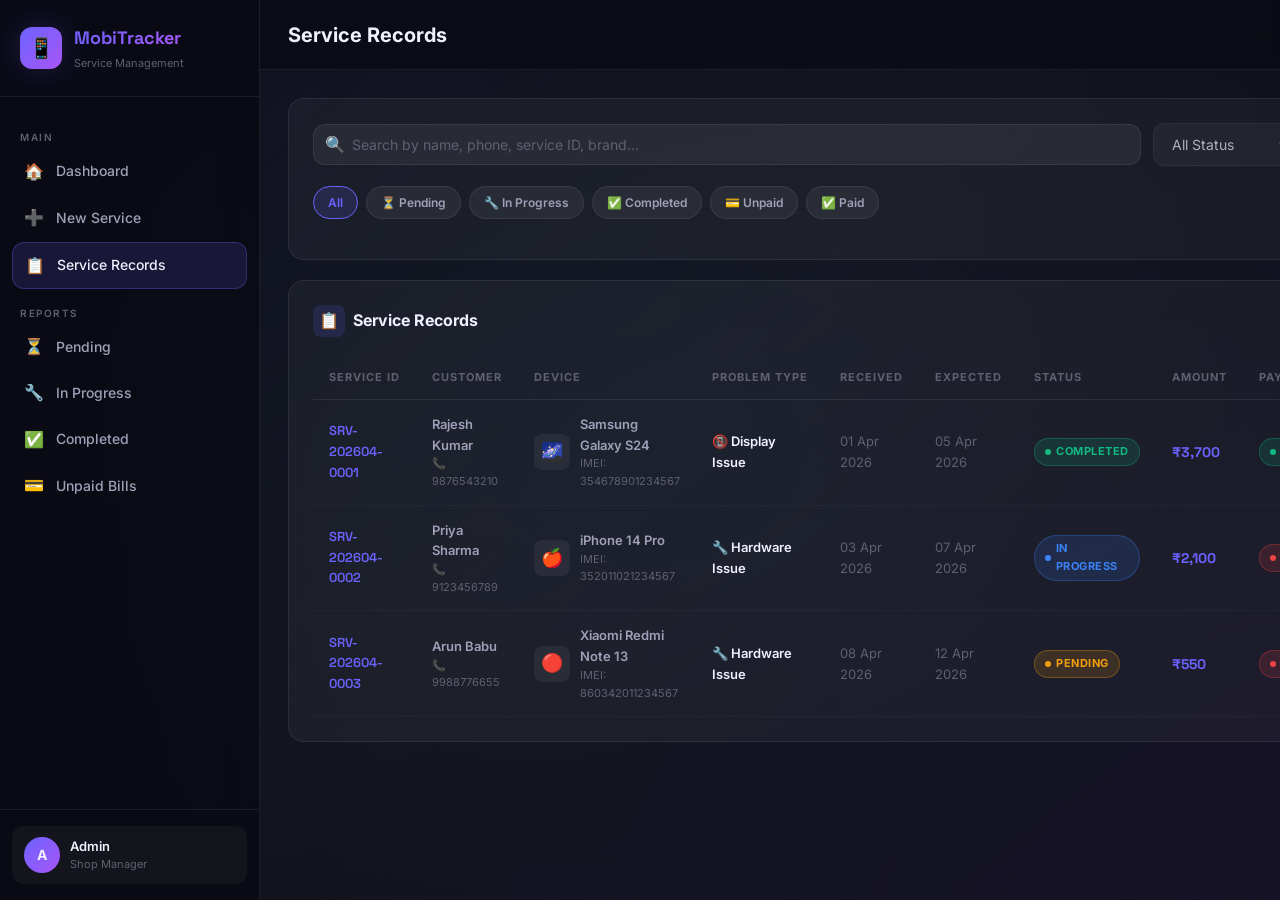
<file: mobitracker/records.html>
<!DOCTYPE html>
<html lang="en">
<head>
  <meta charset="UTF-8"/>
  <meta name="viewport" content="width=device-width, initial-scale=1.0"/>
  <title>Service Records – MobiTracker</title>
  <meta name="description" content="View and manage all mobile repair service records. Filter by status, payment, or search by customer name."/>
  <link rel="stylesheet" href="css/styles.css"/>
  <style>
    .records-header {
      display: flex;
      align-items: center;
      justify-content: space-between;
      margin-bottom: 20px;
      flex-wrap: wrap;
      gap: 12px;
    }
    .records-count {
      font-size: 13px;
      color: var(--text-muted);
    }
    .records-count span {
      color: var(--accent-primary);
      font-weight: 700;
    }

    /* Filter chips */
    .filter-chips {
      display: flex;
      gap: 8px;
      flex-wrap: wrap;
      margin-bottom: 16px;
    }
    .filter-chip {
      padding: 6px 14px;
      border-radius: var(--radius-full);
      border: 1px solid var(--border-subtle);
      background: var(--bg-input);
      font-size: 12px;
      font-weight: 600;
      cursor: pointer;
      transition: var(--transition);
      color: var(--text-secondary);
    }
    .filter-chip:hover { border-color: var(--accent-primary); color: var(--accent-primary); }
    .filter-chip.active { background: rgba(108,99,255,0.15); border-color: var(--accent-primary); color: var(--accent-primary); }

    /* Action buttons in table */
    .action-btns { display: flex; gap: 6px; }

    /* Mobile info cell */
    .mobile-cell { display: flex; align-items: center; gap: 10px; }
    .mobile-icon {
      width: 36px; height: 36px;
      border-radius: var(--radius-sm);
      background: var(--bg-input);
      display: flex; align-items: center; justify-content: center;
      font-size: 18px; flex-shrink: 0;
    }
    .mobile-name { font-weight: 600; font-size: 13px; }
    .mobile-model { font-size: 11px; color: var(--text-muted); }

    /* Customer cell */
    .customer-cell { display: flex; flex-direction: column; }
    .customer-name { font-weight: 600; font-size: 13px; }
    .customer-phone { font-size: 11px; color: var(--text-muted); }

    /* Amount cell */
    .amount-cell { font-family: 'Space Grotesk', sans-serif; font-weight: 700; font-size: 14px; color: var(--accent-primary); }

    /* Delete confirm modal */
    .delete-confirm {
      text-align: center;
      padding: 8px 0;
    }
    .delete-confirm .del-icon { font-size: 48px; margin-bottom: 12px; }
    .delete-confirm h3 { margin-bottom: 8px; }
    .delete-confirm p { color: var(--text-secondary); font-size: 14px; }
    .delete-confirm .del-btns { display: flex; gap: 12px; justify-content: center; margin-top: 20px; }
  </style>
</head>
<body>
<div class="app-wrapper">

  <!-- SIDEBAR -->
  <aside class="sidebar">
    <div class="sidebar-logo">
      <div class="logo-icon">📱</div>
      <div>
        <div class="logo-text">MobiTracker</div>
        <div class="logo-sub">Service Management</div>
      </div>
    </div>
    <nav class="sidebar-nav">
      <div class="nav-section-label">Main</div>
      <a href="index.html" class="nav-item"><span class="nav-icon">🏠</span><span class="nav-label">Dashboard</span></a>
      <a href="new-service.html" class="nav-item"><span class="nav-icon">➕</span><span class="nav-label">New Service</span></a>
      <a href="records.html" class="nav-item active"><span class="nav-icon">📋</span><span class="nav-label">Service Records</span></a>
      <div class="nav-section-label">Reports</div>
      <a href="records.html?filter=pending" class="nav-item"><span class="nav-icon">⏳</span><span class="nav-label">Pending</span></a>
      <a href="records.html?filter=in_progress" class="nav-item"><span class="nav-icon">🔧</span><span class="nav-label">In Progress</span></a>
      <a href="records.html?filter=completed" class="nav-item"><span class="nav-icon">✅</span><span class="nav-label">Completed</span></a>
      <a href="records.html?payment=unpaid" class="nav-item"><span class="nav-icon">💳</span><span class="nav-label">Unpaid Bills</span></a>
    </nav>
    <div class="sidebar-footer">
      <div class="sidebar-user">
        <div class="user-avatar">A</div>
        <div><div class="user-name">Admin</div><div class="user-role">Shop Manager</div></div>
      </div>
    </div>
  </aside>

  <!-- MAIN -->
  <main class="main-content">
    <header class="topbar">
      <div class="topbar-title">Service Records</div>
      <div class="topbar-actions">
        <a href="new-service.html" class="btn btn-primary">➕ New Service</a>
      </div>
    </header>

    <div class="page-content fade-in">

      <!-- Search & Filter -->
      <div class="card mb-20">
        <div class="search-bar">
          <div class="search-input-wrapper">
            <span class="search-icon">🔍</span>
            <input type="text" class="form-control" id="search-input" placeholder="Search by name, phone, service ID, brand..." oninput="renderTable()"/>
          </div>
          <select class="form-control filter-select" id="status-filter" onchange="renderTable()">
            <option value="">All Status</option>
            <option value="pending">Pending</option>
            <option value="in_progress">In Progress</option>
            <option value="completed">Completed</option>
          </select>
          <select class="form-control filter-select" id="payment-filter" onchange="renderTable()">
            <option value="">All Payments</option>
            <option value="unpaid">Unpaid</option>
            <option value="paid">Paid</option>
          </select>
          <button class="btn btn-secondary btn-sm" onclick="clearFilters()">✕ Clear</button>
        </div>

        <div class="filter-chips" id="filter-chips">
          <div class="filter-chip active" onclick="setStatusChip('')">All</div>
          <div class="filter-chip" onclick="setStatusChip('pending')">⏳ Pending</div>
          <div class="filter-chip" onclick="setStatusChip('in_progress')">🔧 In Progress</div>
          <div class="filter-chip" onclick="setStatusChip('completed')">✅ Completed</div>
          <div class="filter-chip" onclick="setPaymentChip('unpaid')">💳 Unpaid</div>
          <div class="filter-chip" onclick="setPaymentChip('paid')">✅ Paid</div>
        </div>
      </div>

      <!-- Records Table -->
      <div class="card">
        <div class="records-header">
          <div class="card-title">
            <div class="title-icon" style="background:rgba(108,99,255,0.15)">📋</div>
            Service Records
          </div>
          <div class="records-count">Showing <span id="records-count">0</span> records</div>
        </div>

        <div class="table-wrapper">
          <table id="records-table">
            <thead>
              <tr>
                <th>Service ID</th>
                <th>Customer</th>
                <th>Device</th>
                <th>Problem Type</th>
                <th>Received</th>
                <th>Expected</th>
                <th>Status</th>
                <th>Amount</th>
                <th>Payment</th>
                <th>Actions</th>
              </tr>
            </thead>
            <tbody id="records-tbody">
              <!-- Filled by JS -->
            </tbody>
          </table>
        </div>

        <div id="empty-records" class="empty-state" style="display:none">
          <div class="empty-icon">📭</div>
          <h3>No Records Found</h3>
          <p>Try changing your filters or create a new service entry.</p>
          <a href="new-service.html" class="btn btn-primary" style="margin-top:16px">➕ New Service</a>
        </div>
      </div>

    </div>
  </main>
</div>

<!-- Delete Confirm Modal -->
<div class="modal-overlay" id="delete-modal">
  <div class="modal">
    <div class="modal-header">
      <div class="modal-title">Confirm Delete</div>
      <button class="modal-close" onclick="closeDeleteModal()">✕</button>
    </div>
    <div class="modal-body">
      <div class="delete-confirm">
        <div class="del-icon">🗑️</div>
        <h3>Delete Service Record?</h3>
        <p>This will permanently delete <strong id="del-service-id"></strong>. This action cannot be undone.</p>
        <div class="del-btns">
          <button class="btn btn-secondary" onclick="closeDeleteModal()">Cancel</button>
          <button class="btn btn-danger" onclick="confirmDelete()">Delete Permanently</button>
        </div>
      </div>
    </div>
  </div>
</div>

<div id="toast-container" class="toast-container"></div>
<script src="js/app.js"></script>
<script src="js/records.js"></script>
</body>
</html>
</file>
<file: mobitracker/css/styles.css>
@import url('https://fonts.googleapis.com/css2?family=Inter:wght@300;400;500;600;700;800&family=Space+Grotesk:wght@400;500;600;700&display=swap');

/* ============================
   CSS VARIABLES & DESIGN TOKENS
   ============================ */
:root {
  --bg-primary: #0a0a0f;
  --bg-secondary: #111118;
  --bg-card: rgba(255, 255, 255, 0.04);
  --bg-card-hover: rgba(255, 255, 255, 0.07);
  --bg-glass: rgba(255, 255, 255, 0.05);
  --bg-input: rgba(255, 255, 255, 0.06);

  --accent-primary: #6c63ff;
  --accent-secondary: #a855f7;
  --accent-tertiary: #06b6d4;
  --accent-success: #10b981;
  --accent-warning: #f59e0b;
  --accent-danger: #ef4444;
  --accent-info: #3b82f6;

  --gradient-primary: linear-gradient(135deg, #6c63ff 0%, #a855f7 100%);
  --gradient-secondary: linear-gradient(135deg, #06b6d4 0%, #3b82f6 100%);
  --gradient-success: linear-gradient(135deg, #10b981 0%, #06b6d4 100%);
  --gradient-warning: linear-gradient(135deg, #f59e0b 0%, #ef4444 100%);
  --gradient-bg: linear-gradient(135deg, #0a0a0f 0%, #111118 50%, #0d0d1a 100%);

  --text-primary: #f0f0ff;
  --text-secondary: #a0a0b8;
  --text-muted: #606070;
  --text-accent: #6c63ff;

  --border-subtle: rgba(255, 255, 255, 0.08);
  --border-accent: rgba(108, 99, 255, 0.4);

  --shadow-card: 0 4px 24px rgba(0, 0, 0, 0.4);
  --shadow-glow: 0 0 30px rgba(108, 99, 255, 0.2);
  --shadow-glow-strong: 0 0 60px rgba(108, 99, 255, 0.35);

  --radius-sm: 8px;
  --radius-md: 12px;
  --radius-lg: 16px;
  --radius-xl: 24px;
  --radius-full: 9999px;

  --sidebar-width: 260px;
  --topbar-height: 70px;

  --transition: all 0.25s cubic-bezier(0.4, 0, 0.2, 1);
  --transition-fast: all 0.15s ease;
  --transition-bounce: all 0.4s cubic-bezier(0.34, 1.56, 0.64, 1);
}

/* ============================
   RESET & BASE
   ============================ */
*, *::before, *::after { box-sizing: border-box; margin: 0; padding: 0; }

html { scroll-behavior: smooth; }

body {
  font-family: 'Inter', sans-serif;
  background: var(--gradient-bg);
  color: var(--text-primary);
  min-height: 100vh;
  line-height: 1.6;
  overflow-x: hidden;
}

body::before {
  content: '';
  position: fixed;
  top: -50%;
  left: -50%;
  width: 200%;
  height: 200%;
  background: radial-gradient(ellipse at 20% 20%, rgba(108, 99, 255, 0.08) 0%, transparent 50%),
              radial-gradient(ellipse at 80% 80%, rgba(168, 85, 247, 0.06) 0%, transparent 50%),
              radial-gradient(ellipse at 50% 50%, rgba(6, 182, 212, 0.04) 0%, transparent 60%);
  pointer-events: none;
  z-index: 0;
}

a { text-decoration: none; color: inherit; }
button { cursor: pointer; font-family: inherit; }
input, textarea, select { font-family: inherit; }

/* ============================
   LAYOUT
   ============================ */
.app-wrapper {
  display: flex;
  min-height: 100vh;
  position: relative;
  z-index: 1;
}

/* ============================
   SIDEBAR
   ============================ */
.sidebar {
  width: var(--sidebar-width);
  background: rgba(10, 10, 20, 0.9);
  backdrop-filter: blur(20px);
  border-right: 1px solid var(--border-subtle);
  position: fixed;
  top: 0;
  left: 0;
  height: 100vh;
  display: flex;
  flex-direction: column;
  z-index: 100;
  transition: var(--transition);
}

.sidebar-logo {
  padding: 24px 20px;
  border-bottom: 1px solid var(--border-subtle);
  display: flex;
  align-items: center;
  gap: 12px;
}

.sidebar-logo .logo-icon {
  width: 42px;
  height: 42px;
  background: var(--gradient-primary);
  border-radius: var(--radius-md);
  display: flex;
  align-items: center;
  justify-content: center;
  font-size: 20px;
  box-shadow: var(--shadow-glow);
}

.sidebar-logo .logo-text {
  font-family: 'Space Grotesk', sans-serif;
  font-weight: 700;
  font-size: 18px;
  background: var(--gradient-primary);
  -webkit-background-clip: text;
  -webkit-text-fill-color: transparent;
  background-clip: text;
}

.sidebar-logo .logo-sub {
  font-size: 11px;
  color: var(--text-muted);
  margin-top: 2px;
}

.sidebar-nav {
  flex: 1;
  padding: 16px 12px;
  overflow-y: auto;
}

.nav-section-label {
  font-size: 10px;
  font-weight: 600;
  letter-spacing: 1.5px;
  text-transform: uppercase;
  color: var(--text-muted);
  padding: 8px 8px 4px;
  margin-top: 8px;
}

.nav-item {
  display: flex;
  align-items: center;
  gap: 12px;
  padding: 11px 12px;
  border-radius: var(--radius-md);
  color: var(--text-secondary);
  font-size: 14px;
  font-weight: 500;
  transition: var(--transition);
  margin-bottom: 2px;
  position: relative;
  overflow: hidden;
}

.nav-item::before {
  content: '';
  position: absolute;
  inset: 0;
  background: var(--gradient-primary);
  opacity: 0;
  transition: var(--transition);
  border-radius: var(--radius-md);
}

.nav-item:hover {
  color: var(--text-primary);
  background: var(--bg-card-hover);
}

.nav-item.active {
  color: var(--text-primary);
  background: rgba(108, 99, 255, 0.15);
  border: 1px solid rgba(108, 99, 255, 0.3);
}

.nav-item.active .nav-icon { color: var(--accent-primary); }

.nav-icon {
  width: 20px;
  height: 20px;
  display: flex;
  align-items: center;
  justify-content: center;
  font-size: 16px;
  flex-shrink: 0;
  position: relative;
  z-index: 1;
}

.nav-label { position: relative; z-index: 1; }

.sidebar-footer {
  padding: 16px 12px;
  border-top: 1px solid var(--border-subtle);
}

.sidebar-user {
  display: flex;
  align-items: center;
  gap: 10px;
  padding: 10px 12px;
  border-radius: var(--radius-md);
  background: var(--bg-card);
}

.user-avatar {
  width: 36px;
  height: 36px;
  border-radius: var(--radius-full);
  background: var(--gradient-primary);
  display: flex;
  align-items: center;
  justify-content: center;
  font-weight: 700;
  font-size: 14px;
}

.user-name { font-size: 13px; font-weight: 600; }
.user-role { font-size: 11px; color: var(--text-muted); }

/* ============================
   MAIN CONTENT
   ============================ */
.main-content {
  flex: 1;
  margin-left: var(--sidebar-width);
  min-height: 100vh;
  display: flex;
  flex-direction: column;
}

/* ============================
   TOPBAR
   ============================ */
.topbar {
  height: var(--topbar-height);
  background: rgba(10, 10, 20, 0.8);
  backdrop-filter: blur(20px);
  border-bottom: 1px solid var(--border-subtle);
  position: sticky;
  top: 0;
  z-index: 50;
  display: flex;
  align-items: center;
  justify-content: space-between;
  padding: 0 28px;
}

.topbar-title { font-size: 20px; font-weight: 700; }
.topbar-title span { color: var(--text-muted); font-weight: 400; font-size: 14px; margin-left: 8px; }

.topbar-actions { display: flex; align-items: center; gap: 12px; }

/* ============================
   PAGE CONTENT
   ============================ */
.page-content { padding: 28px; flex: 1; }

/* ============================
   CARDS
   ============================ */
.card {
  background: var(--bg-card);
  backdrop-filter: blur(10px);
  border: 1px solid var(--border-subtle);
  border-radius: var(--radius-lg);
  padding: 24px;
  transition: var(--transition);
}

.card:hover { border-color: rgba(108, 99, 255, 0.2); box-shadow: var(--shadow-card); }

.card-header {
  display: flex;
  align-items: center;
  justify-content: space-between;
  margin-bottom: 20px;
}

.card-title {
  font-size: 16px;
  font-weight: 700;
  display: flex;
  align-items: center;
  gap: 8px;
}

.card-title .title-icon {
  width: 32px;
  height: 32px;
  border-radius: var(--radius-sm);
  display: flex;
  align-items: center;
  justify-content: center;
  font-size: 16px;
}

/* ============================
   STAT CARDS
   ============================ */
.stats-grid {
  display: grid;
  grid-template-columns: repeat(auto-fit, minmax(200px, 1fr));
  gap: 16px;
  margin-bottom: 28px;
}

.stat-card {
  background: var(--bg-card);
  border: 1px solid var(--border-subtle);
  border-radius: var(--radius-lg);
  padding: 20px 24px;
  position: relative;
  overflow: hidden;
  transition: var(--transition-bounce);
}

.stat-card::before {
  content: '';
  position: absolute;
  top: 0;
  left: 0;
  right: 0;
  height: 3px;
  border-radius: var(--radius-full);
}

.stat-card.purple::before { background: var(--gradient-primary); }
.stat-card.cyan::before { background: var(--gradient-secondary); }
.stat-card.green::before { background: var(--gradient-success); }
.stat-card.orange::before { background: linear-gradient(135deg, #f59e0b, #ef4444); }
.stat-card.blue::before { background: linear-gradient(135deg, #3b82f6, #06b6d4); }

.stat-card:hover { transform: translateY(-4px); box-shadow: var(--shadow-card); }

.stat-card .stat-icon {
  width: 44px;
  height: 44px;
  border-radius: var(--radius-md);
  display: flex;
  align-items: center;
  justify-content: center;
  font-size: 22px;
  margin-bottom: 16px;
}

.stat-card.purple .stat-icon { background: rgba(108, 99, 255, 0.15); }
.stat-card.cyan .stat-icon { background: rgba(6, 182, 212, 0.15); }
.stat-card.green .stat-icon { background: rgba(16, 185, 129, 0.15); }
.stat-card.orange .stat-icon { background: rgba(245, 158, 11, 0.15); }
.stat-card.blue .stat-icon { background: rgba(59, 130, 246, 0.15); }

.stat-value {
  font-size: 28px;
  font-weight: 800;
  font-family: 'Space Grotesk', sans-serif;
  line-height: 1;
  margin-bottom: 4px;
}

.stat-label { font-size: 13px; color: var(--text-secondary); font-weight: 500; }

.stat-change {
  font-size: 11px;
  margin-top: 8px;
  display: flex;
  align-items: center;
  gap: 4px;
}

.stat-change.up { color: var(--accent-success); }
.stat-change.neutral { color: var(--text-muted); }

/* ============================
   BUTTONS
   ============================ */
.btn {
  display: inline-flex;
  align-items: center;
  gap: 8px;
  padding: 10px 20px;
  border-radius: var(--radius-md);
  font-size: 14px;
  font-weight: 600;
  border: none;
  transition: var(--transition);
  cursor: pointer;
  white-space: nowrap;
}

.btn-primary {
  background: var(--gradient-primary);
  color: white;
  box-shadow: 0 4px 15px rgba(108, 99, 255, 0.35);
}

.btn-primary:hover {
  transform: translateY(-2px);
  box-shadow: 0 6px 20px rgba(108, 99, 255, 0.5);
}

.btn-secondary {
  background: var(--bg-card);
  color: var(--text-secondary);
  border: 1px solid var(--border-subtle);
}

.btn-secondary:hover { background: var(--bg-card-hover); color: var(--text-primary); }

.btn-success {
  background: linear-gradient(135deg, #10b981, #06b6d4);
  color: white;
  box-shadow: 0 4px 15px rgba(16, 185, 129, 0.3);
}

.btn-success:hover { transform: translateY(-2px); box-shadow: 0 6px 20px rgba(16, 185, 129, 0.45); }

.btn-danger { background: rgba(239, 68, 68, 0.15); color: #ef4444; border: 1px solid rgba(239, 68, 68, 0.3); }
.btn-danger:hover { background: rgba(239, 68, 68, 0.25); }

.btn-sm { padding: 7px 14px; font-size: 12px; }
.btn-lg { padding: 14px 28px; font-size: 16px; }
.btn-icon { padding: 10px; width: 40px; justify-content: center; }

/* ============================
   FORM ELEMENTS
   ============================ */
.form-section {
  margin-bottom: 28px;
}

.form-section-title {
  font-size: 13px;
  font-weight: 700;
  letter-spacing: 1px;
  text-transform: uppercase;
  color: var(--text-muted);
  margin-bottom: 16px;
  padding-bottom: 8px;
  border-bottom: 1px solid var(--border-subtle);
  display: flex;
  align-items: center;
  gap: 8px;
}

.form-section-title .section-num {
  width: 22px;
  height: 22px;
  background: var(--gradient-primary);
  border-radius: var(--radius-full);
  display: flex;
  align-items: center;
  justify-content: center;
  font-size: 10px;
  color: white;
}

.form-grid {
  display: grid;
  grid-template-columns: repeat(auto-fit, minmax(240px, 1fr));
  gap: 16px;
}

.form-grid-3 {
  display: grid;
  grid-template-columns: repeat(3, 1fr);
  gap: 16px;
}

.form-grid-2 {
  display: grid;
  grid-template-columns: repeat(2, 1fr);
  gap: 16px;
}

.form-group { display: flex; flex-direction: column; gap: 6px; }
.form-group.full { grid-column: 1 / -1; }

.form-label {
  font-size: 12px;
  font-weight: 600;
  color: var(--text-secondary);
  letter-spacing: 0.5px;
  text-transform: uppercase;
}

.form-label .required { color: var(--accent-danger); margin-left: 2px; }

.form-control {
  background: var(--bg-input);
  border: 1px solid var(--border-subtle);
  border-radius: var(--radius-md);
  padding: 11px 14px;
  color: var(--text-primary);
  font-size: 14px;
  transition: var(--transition);
  outline: none;
  width: 100%;
}

.form-control:focus {
  border-color: var(--accent-primary);
  background: rgba(108, 99, 255, 0.08);
  box-shadow: 0 0 0 3px rgba(108, 99, 255, 0.15);
}

.form-control::placeholder { color: var(--text-muted); }

.form-control:read-only {
  opacity: 0.7;
  cursor: default;
}

textarea.form-control { resize: vertical; min-height: 90px; }

select.form-control option { background: #1a1a2e; }

/* ============================
   CHECKBOX GROUPS
   ============================ */
.checkbox-group {
  display: flex;
  flex-wrap: wrap;
  gap: 10px;
}

.checkbox-chip {
  display: flex;
  align-items: center;
  gap: 8px;
  padding: 8px 14px;
  border-radius: var(--radius-full);
  background: var(--bg-input);
  border: 1px solid var(--border-subtle);
  cursor: pointer;
  transition: var(--transition);
  font-size: 13px;
  font-weight: 500;
  user-select: none;
}

.checkbox-chip input[type="checkbox"] { display: none; }

.checkbox-chip:hover { border-color: var(--accent-primary); color: var(--accent-primary); }

.checkbox-chip.checked {
  background: rgba(108, 99, 255, 0.15);
  border-color: var(--accent-primary);
  color: var(--accent-primary);
}

.checkbox-chip .chip-icon { font-size: 15px; }

/* Radio chips */
.radio-group { display: flex; flex-wrap: wrap; gap: 10px; }

.radio-chip {
  display: flex;
  align-items: center;
  gap: 8px;
  padding: 8px 16px;
  border-radius: var(--radius-full);
  background: var(--bg-input);
  border: 2px solid var(--border-subtle);
  cursor: pointer;
  transition: var(--transition);
  font-size: 13px;
  font-weight: 600;
}

.radio-chip input[type="radio"] { display: none; }
.radio-chip:hover { border-color: var(--accent-primary); }
.radio-chip.selected { background: rgba(108, 99, 255, 0.15); border-color: var(--accent-primary); color: var(--accent-primary); }
.radio-chip .chip-dot { width: 8px; height: 8px; border-radius: 50%; background: currentColor; }

/* ============================
   BADGES / STATUS
   ============================ */
.badge {
  display: inline-flex;
  align-items: center;
  gap: 5px;
  padding: 4px 10px;
  border-radius: var(--radius-full);
  font-size: 11px;
  font-weight: 700;
  letter-spacing: 0.5px;
  text-transform: uppercase;
}

.badge-pending { background: rgba(245, 158, 11, 0.15); color: #f59e0b; border: 1px solid rgba(245, 158, 11, 0.3); }
.badge-progress { background: rgba(59, 130, 246, 0.15); color: #3b82f6; border: 1px solid rgba(59, 130, 246, 0.3); }
.badge-completed { background: rgba(16, 185, 129, 0.15); color: #10b981; border: 1px solid rgba(16, 185, 129, 0.3); }
.badge-paid { background: rgba(16, 185, 129, 0.15); color: #10b981; border: 1px solid rgba(16, 185, 129, 0.3); }
.badge-unpaid { background: rgba(239, 68, 68, 0.15); color: #ef4444; border: 1px solid rgba(239, 68, 68, 0.3); }

.badge-dot { width: 6px; height: 6px; border-radius: 50%; background: currentColor; }

/* ============================
   TABLE
   ============================ */
.table-wrapper { overflow-x: auto; }

table { width: 100%; border-collapse: collapse; }

th {
  text-align: left;
  padding: 12px 16px;
  font-size: 11px;
  font-weight: 700;
  letter-spacing: 1px;
  text-transform: uppercase;
  color: var(--text-muted);
  border-bottom: 1px solid var(--border-subtle);
  white-space: nowrap;
}

td {
  padding: 14px 16px;
  font-size: 13px;
  color: var(--text-secondary);
  border-bottom: 1px solid rgba(255, 255, 255, 0.03);
  vertical-align: middle;
}

tr:hover td { background: var(--bg-card-hover); color: var(--text-primary); }

.td-primary { color: var(--text-primary); font-weight: 600; }
.td-accent { color: var(--accent-primary); font-weight: 600; font-family: 'Space Grotesk', sans-serif; }
.td-muted { color: var(--text-muted); }

/* ============================
   MOBILE IMAGE PREVIEW
   ============================ */
.device-preview-panel {
  background: var(--bg-card);
  border: 1px solid var(--border-subtle);
  border-radius: var(--radius-lg);
  padding: 24px;
  display: flex;
  flex-direction: column;
  align-items: center;
  gap: 16px;
  min-height: 300px;
  justify-content: center;
  position: sticky;
  top: calc(var(--topbar-height) + 16px);
}

.device-image-container {
  width: 140px;
  height: 220px;
  border-radius: 20px;
  overflow: hidden;
  border: 2px solid var(--border-accent);
  box-shadow: var(--shadow-glow);
  background: var(--bg-secondary);
  display: flex;
  align-items: center;
  justify-content: center;
  transition: var(--transition-bounce);
}

.device-image-container img {
  width: 100%;
  height: 100%;
  object-fit: contain;
  padding: 10px;
}

.device-placeholder {
  display: flex;
  flex-direction: column;
  align-items: center;
  gap: 12px;
  color: var(--text-muted);
}

.device-placeholder .ph-icon { font-size: 48px; opacity: 0.4; }
.device-placeholder p { font-size: 12px; text-align: center; }

.device-name-display {
  font-family: 'Space Grotesk', sans-serif;
  font-weight: 700;
  font-size: 16px;
  text-align: center;
  background: var(--gradient-primary);
  -webkit-background-clip: text;
  -webkit-text-fill-color: transparent;
  background-clip: text;
}

.device-brand-badge {
  padding: 4px 12px;
  background: rgba(108, 99, 255, 0.1);
  border: 1px solid rgba(108, 99, 255, 0.2);
  border-radius: var(--radius-full);
  font-size: 11px;
  font-weight: 600;
  color: var(--accent-primary);
  letter-spacing: 1px;
  text-transform: uppercase;
}

/* ============================
   SERVICE ID DISPLAY
   ============================ */
.service-id-display {
  background: linear-gradient(135deg, rgba(108, 99, 255, 0.15), rgba(168, 85, 247, 0.1));
  border: 1px solid rgba(108, 99, 255, 0.4);
  border-radius: var(--radius-md);
  padding: 12px 16px;
  display: flex;
  align-items: center;
  justify-content: space-between;
  gap: 12px;
}

.service-id-value {
  font-family: 'Space Grotesk', sans-serif;
  font-size: 18px;
  font-weight: 700;
  color: var(--accent-primary);
  letter-spacing: 1px;
}

/* ============================
   TOAST NOTIFICATION
   ============================ */
.toast-container {
  position: fixed;
  top: 24px;
  right: 24px;
  z-index: 9999;
  display: flex;
  flex-direction: column;
  gap: 10px;
}

.toast {
  background: rgba(20, 20, 35, 0.95);
  backdrop-filter: blur(20px);
  border: 1px solid var(--border-subtle);
  border-radius: var(--radius-md);
  padding: 14px 18px;
  display: flex;
  align-items: center;
  gap: 12px;
  min-width: 300px;
  max-width: 400px;
  box-shadow: 0 8px 32px rgba(0, 0, 0, 0.4);
  animation: slideInToast 0.4s cubic-bezier(0.34, 1.56, 0.64, 1);
}

.toast.toast-success { border-left: 3px solid var(--accent-success); }
.toast.toast-error { border-left: 3px solid var(--accent-danger); }
.toast.toast-info { border-left: 3px solid var(--accent-info); }
.toast.toast-warning { border-left: 3px solid var(--accent-warning); }

.toast-icon { font-size: 20px; flex-shrink: 0; }
.toast-body { flex: 1; }
.toast-title { font-weight: 700; font-size: 13px; margin-bottom: 2px; }
.toast-message { font-size: 12px; color: var(--text-secondary); }

@keyframes slideInToast {
  from { opacity: 0; transform: translateX(100%) scale(0.9); }
  to { opacity: 1; transform: translateX(0) scale(1); }
}

@keyframes fadeOutToast {
  from { opacity: 1; transform: translateX(0); }
  to { opacity: 0; transform: translateX(100%); }
}

/* ============================
   SEARCH & FILTER BAR
   ============================ */
.search-bar {
  display: flex;
  align-items: center;
  gap: 12px;
  margin-bottom: 20px;
  flex-wrap: wrap;
}

.search-input-wrapper {
  position: relative;
  flex: 1;
  min-width: 200px;
}

.search-input-wrapper .search-icon {
  position: absolute;
  left: 12px;
  top: 50%;
  transform: translateY(-50%);
  color: var(--text-muted);
  font-size: 16px;
}

.search-input-wrapper input {
  width: 100%;
  padding-left: 38px;
}

.filter-select {
  width: auto;
  min-width: 140px;
}

/* ============================
   MODAL
   ============================ */
.modal-overlay {
  position: fixed;
  inset: 0;
  background: rgba(0, 0, 0, 0.7);
  backdrop-filter: blur(8px);
  z-index: 1000;
  display: flex;
  align-items: center;
  justify-content: center;
  padding: 20px;
  opacity: 0;
  pointer-events: none;
  transition: var(--transition);
}

.modal-overlay.active { opacity: 1; pointer-events: all; }

.modal {
  background: #13131f;
  border: 1px solid var(--border-subtle);
  border-radius: var(--radius-xl);
  width: 100%;
  max-width: 600px;
  max-height: 90vh;
  overflow-y: auto;
  transform: scale(0.95) translateY(20px);
  transition: var(--transition-bounce);
  box-shadow: 0 24px 80px rgba(0, 0, 0, 0.6);
}

.modal-overlay.active .modal { transform: scale(1) translateY(0); }

.modal-header {
  padding: 24px 28px 0;
  display: flex;
  align-items: center;
  justify-content: space-between;
}

.modal-title { font-size: 18px; font-weight: 700; }

.modal-close {
  width: 32px;
  height: 32px;
  border-radius: var(--radius-sm);
  background: var(--bg-card);
  border: 1px solid var(--border-subtle);
  color: var(--text-secondary);
  display: flex;
  align-items: center;
  justify-content: center;
  font-size: 18px;
  cursor: pointer;
  transition: var(--transition);
}

.modal-close:hover { background: rgba(239, 68, 68, 0.15); color: var(--accent-danger); border-color: rgba(239, 68, 68, 0.3); }

.modal-body { padding: 24px 28px 28px; }

/* ============================
   ANIMATIONS
   ============================ */
@keyframes fadeIn { from { opacity: 0; transform: translateY(10px); } to { opacity: 1; transform: translateY(0); } }
@keyframes scaleIn { from { opacity: 0; transform: scale(0.9); } to { opacity: 1; transform: scale(1); } }
@keyframes pulse { 0%, 100% { opacity: 1; } 50% { opacity: 0.5; } }

.fade-in { animation: fadeIn 0.4s ease both; }
.scale-in { animation: scaleIn 0.3s ease both; }

/* ============================
   SCROLLBAR
   ============================ */
::-webkit-scrollbar { width: 6px; height: 6px; }
::-webkit-scrollbar-track { background: transparent; }
::-webkit-scrollbar-thumb { background: rgba(255,255,255,0.1); border-radius: 3px; }
::-webkit-scrollbar-thumb:hover { background: rgba(255,255,255,0.2); }

/* ============================
   UTILITIES
   ============================ */
.flex { display: flex; }
.flex-col { flex-direction: column; }
.items-center { align-items: center; }
.justify-between { justify-content: space-between; }
.gap-8 { gap: 8px; }
.gap-12 { gap: 12px; }
.gap-16 { gap: 16px; }
.mb-16 { margin-bottom: 16px; }
.mb-20 { margin-bottom: 20px; }
.mb-28 { margin-bottom: 28px; }
.text-muted { color: var(--text-muted); }
.text-accent { color: var(--accent-primary); }
.text-success { color: var(--accent-success); }
.text-danger { color: var(--accent-danger); }
.text-warning { color: var(--accent-warning); }
.font-mono { font-family: 'Space Grotesk', monospace; }
.text-sm { font-size: 13px; }
.text-xs { font-size: 11px; }

.divider {
  height: 1px;
  background: var(--border-subtle);
  margin: 20px 0;
}

.empty-state {
  text-align: center;
  padding: 60px 20px;
  color: var(--text-muted);
}

.empty-state .empty-icon { font-size: 48px; margin-bottom: 12px; opacity: 0.5; }
.empty-state h3 { font-size: 16px; color: var(--text-secondary); margin-bottom: 6px; }
.empty-state p { font-size: 13px; }

/* ============================
   RESPONSIVE
   ============================ */
@media (max-width: 768px) {
  :root { --sidebar-width: 0px; }
  .sidebar { transform: translateX(-100%); }
  .sidebar.open { transform: translateX(0); width: 260px; }
  .main-content { margin-left: 0; }
  .form-grid-3, .form-grid-2 { grid-template-columns: 1fr; }
  .stats-grid { grid-template-columns: repeat(2, 1fr); }
  .page-content { padding: 16px; }
  .new-service-layout { flex-direction: column; }
}

/* ============================
   NEW SERVICE LAYOUT
   ============================ */
.new-service-layout {
  display: flex;
  gap: 24px;
  align-items: flex-start;
}

.new-service-form { flex: 1; min-width: 0; }
.new-service-sidebar { width: 220px; flex-shrink: 0; }

/* Payment summary */
.payment-summary {
  background: linear-gradient(135deg, rgba(108, 99, 255, 0.08), rgba(168, 85, 247, 0.05));
  border: 1px solid rgba(108, 99, 255, 0.2);
  border-radius: var(--radius-md);
  padding: 16px;
  margin-top: 12px;
}

.payment-row {
  display: flex;
  justify-content: space-between;
  align-items: center;
  padding: 6px 0;
  font-size: 13px;
}

.payment-row.total {
  border-top: 1px solid var(--border-subtle);
  margin-top: 6px;
  padding-top: 12px;
  font-weight: 700;
  font-size: 16px;
  color: var(--accent-primary);
}

.payment-row .row-label { color: var(--text-secondary); }
.payment-row .row-value { font-weight: 600; font-family: 'Space Grotesk', sans-serif; }

/* Spare parts tags */
.spare-parts-grid {
  display: flex;
  flex-wrap: wrap;
  gap: 8px;
}

.spare-tag {
  display: flex;
  align-items: center;
  gap: 6px;
  padding: 7px 12px;
  border-radius: var(--radius-full);
  background: var(--bg-input);
  border: 1px solid var(--border-subtle);
  cursor: pointer;
  transition: var(--transition);
  font-size: 12px;
  font-weight: 500;
  user-select: none;
}

.spare-tag input { display: none; }
.spare-tag:hover { border-color: var(--accent-tertiary); color: var(--accent-tertiary); }
.spare-tag.checked { background: rgba(6, 182, 212, 0.12); border-color: var(--accent-tertiary); color: var(--accent-tertiary); }

/* Progress steps */
.progress-steps {
  display: flex;
  align-items: center;
  gap: 0;
  margin-bottom: 28px;
}

.step {
  display: flex;
  align-items: center;
  gap: 8px;
  flex: 1;
}

.step-num {
  width: 28px;
  height: 28px;
  border-radius: 50%;
  background: var(--bg-input);
  border: 2px solid var(--border-subtle);
  display: flex;
  align-items: center;
  justify-content: center;
  font-size: 12px;
  font-weight: 700;
  flex-shrink: 0;
  transition: var(--transition);
}

.step.active .step-num { background: var(--gradient-primary); border-color: transparent; color: white; box-shadow: var(--shadow-glow); }
.step.done .step-num { background: var(--accent-success); border-color: transparent; color: white; }
.step-name { font-size: 12px; font-weight: 600; color: var(--text-muted); }
.step.active .step-name { color: var(--text-primary); }
.step.done .step-name { color: var(--accent-success); }
.step-line { flex: 1; height: 2px; background: var(--border-subtle); margin: 0 8px; }
.step.done + .step-line,
.step.active + .step-line { background: var(--accent-primary); }
</file>
